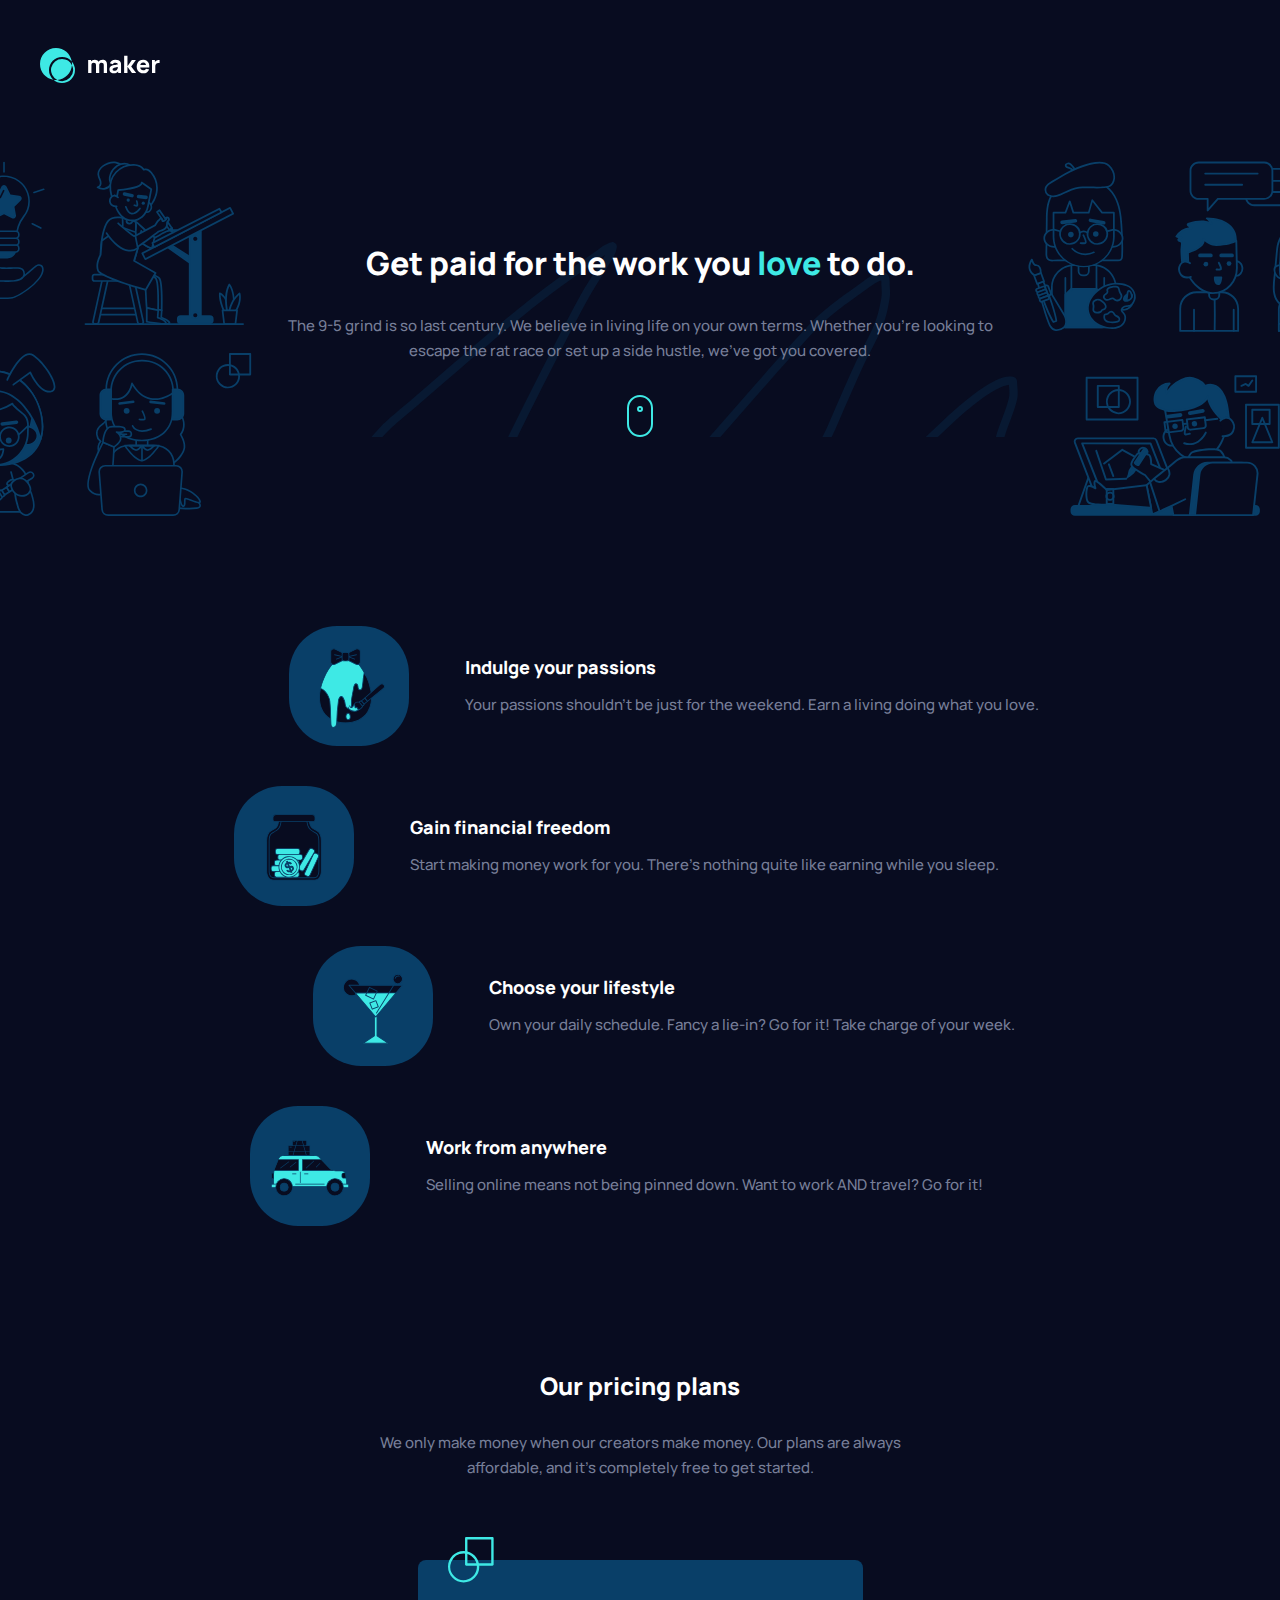
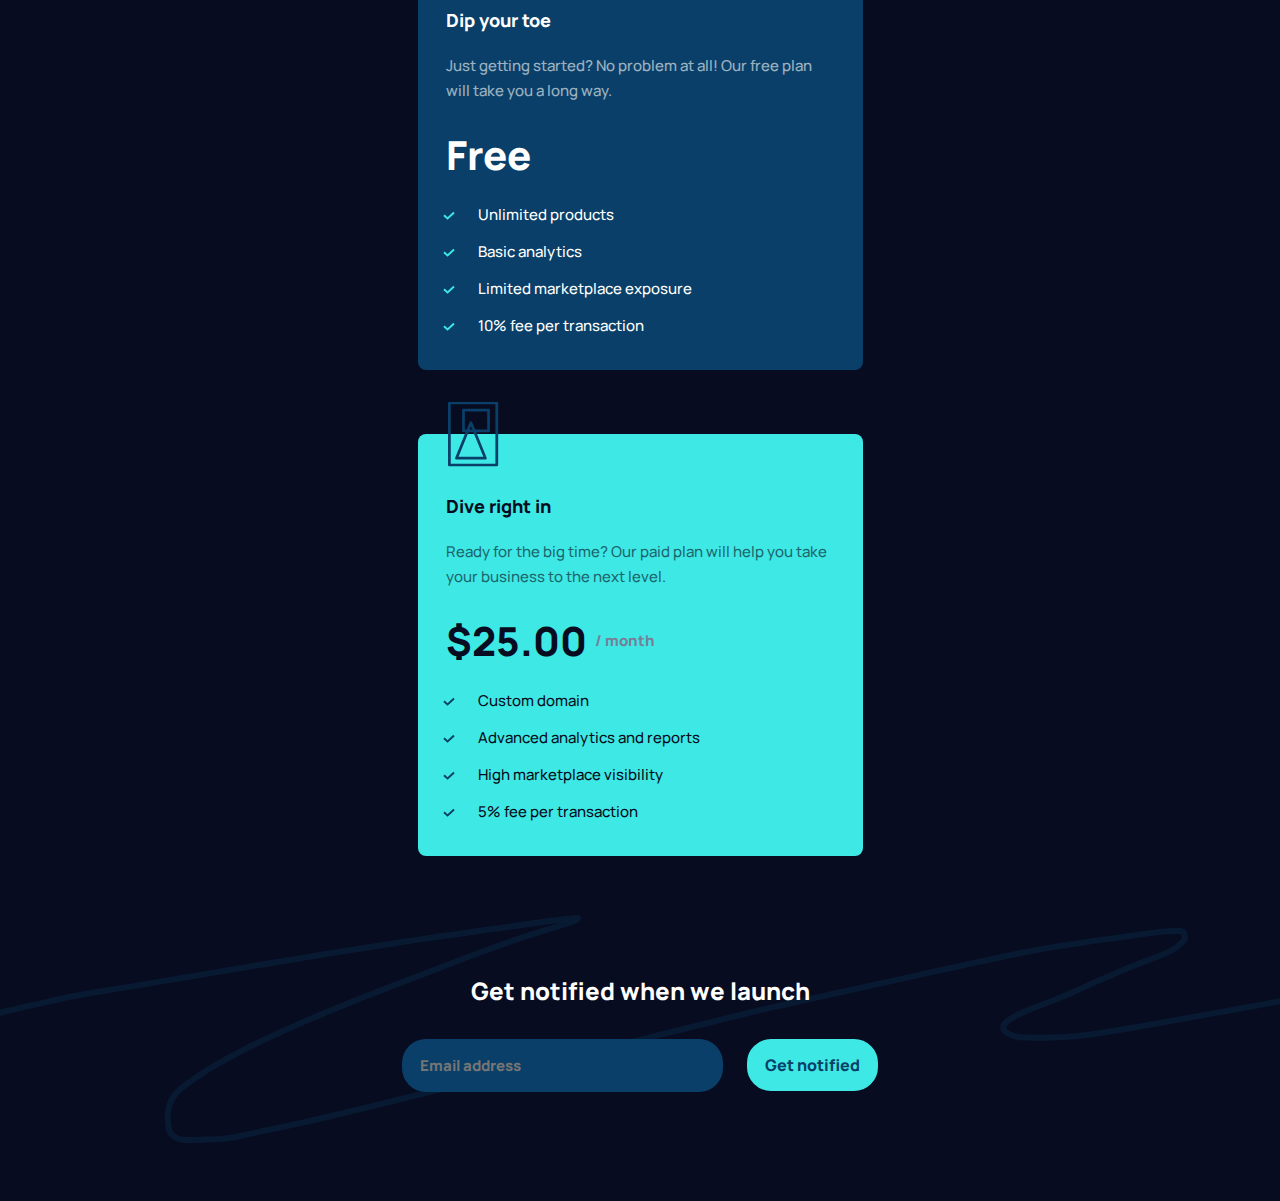
<file: index.html>
<!DOCTYPE html>
<html lang="en">
	<head>
		<meta charset="UTF-8" />
		<meta name="viewport" content="width=device-width, initial-scale=1.0" />

		<link
			rel="icon"
			type="image/pnfont-family: 'Manrope', sans-serif;g"
			sizes="32x32"
			href="../assets/favicon-32x32.png"
		/>

		<title>Frontend Mentor | Maker pre-launch landing page</title>
		<link rel="stylesheet" href="style.css" />
		<script defer src="./app.js"></script>
	</head>
	<body>
		<!-- header -->
		<header class="header">
			<img src="./assets/logo.svg" alt="maker" />
		</header>

		<main>
			<!-- hero section -->
			<section class="hero">
				<div class="hero__bg--desktop--left"></div>
				<div class="hero__bg--desktop--right"></div>
				<div class="hero__bg--mobile"></div>
				<div class="hero__content text-center">
					<h1 class="font-md font-extrabold">
						Get paid for the work you
						<span class="text-primary">love</span> to do.
					</h1>

					<p class="hero__description font-base text-grey">
						The 9-5 grind is so last century. We believe in living
						life on your own terms. Whether you're looking to escape
						the rat race or set up a side hustle, we've got you
						covered.
					</p>

					<img
						src="./assets/icon-scroll.svg"
						alt="mouse scroll"
						class="hero__mouse"
					/>
				</div>
			</section>

			<section class="features">
				<ul class="features__container">
					<li class="features__item">
						<div class="features__item-img">
							<img
								src="./assets/illustration-passions.svg"
								alt="passions"
							/>
						</div>
						<div>
							<h5
								class="features__item-caption font-sm font-extrabold"
							>
								Indulge your passions
							</h5>
							<p class="font-base text-grey">
								Your passions shouldn't be just for the weekend.
								Earn a living doing what you love.
							</p>
						</div>
					</li>
					<li class="features__item">
						<div class="features__item-img">
							<img
								src="./assets/illustration-financial-freedom.svg"
								alt="financial-freedom"
							/>
						</div>
						<div>
							<h5
								class="features__item-caption font-sm font-extrabold"
							>
								Gain financial freedom
							</h5>
							<p class="font-base text-grey">
								Start making money work for you. There’s nothing
								quite like earning while you sleep.
							</p>
						</div>
					</li>
					<li class="features__item">
						<div class="features__item-img">
							<img
								src="./assets/illustration-lifestyle.svg"
								alt="lifestyle"
							/>
						</div>
						<div>
							<h5
								class="features__item-caption font-sm font-extrabold"
							>
								Choose your lifestyle
							</h5>
							<p class="font-base text-grey">
								Own your daily schedule. Fancy a lie-in? Go for
								it! Take charge of your week.
							</p>
						</div>
					</li>
					<li class="features__item">
						<div class="features__item-img">
							<img
								src="./assets/illustration-work-anywhere.svg"
								alt="lifestyle"
							/>
						</div>
						<div>
							<h5
								class="features__item-caption font-sm font-extrabold"
							>
								Work from anywhere
							</h5>
							<p class="font-base text-grey">
								Selling online means not being pinned down. Want
								to work AND travel? Go for it!
							</p>
						</div>
					</li>
				</ul>
			</section>

			<section class="pricing">
				<h2 class="pricing__title text-center font-extrabold">
					Our pricing plans
				</h2>
				<p class="pricing__description text-grey text-center font-base">
					We only make money when our creators make money. Our plans
					are always affordable, and it's completely free to get
					started.
				</p>
				<div class="pricing__card-container">
					<div class="pricing__card pricing__card--secondary">
						<div class="pricing__card-header">
							<img src="./assets/icon-free.svg" alt="free" />
							<h4 class="font-sm font-extrabold">Dip your toe</h4>
							<p class="font-base">
								Just getting started? No problem at all! Our
								free plan will take you a long way.
							</p>
						</div>
						<div class="pricing__card-body">
							<h3 class="font-lg font-extrabold">Free</h3>
							<ul class="font-base">
								<li>Unlimited products</li>
								<li>Basic analytics</li>
								<li>Limited marketplace exposure</li>
								<li>10% fee per transaction</li>
							</ul>
						</div>
					</div>
					<div class="pricing__card pricing__card--primary">
						<div class="pricing__card-header">
							<img src="./assets/icon-paid.svg" alt="paid" />
							<h4 class="font-sm font-extrabold">
								Dive right in
							</h4>
							<p class="text-bg font-base">
								Ready for the big time? Our paid plan will help
								you take your business to the next level.
							</p>
						</div>
						<div class="pricing__card-body">
							<h3 class="font-lg font-extrabold">
								$25.00
								<span class="font-base text-grey">/ month</span>
							</h3>
							<ul class="font-base">
								<li>Custom domain</li>
								<li>Advanced analytics and reports</li>
								<li>High marketplace visibility</li>
								<li>5% fee per transaction</li>
							</ul>
						</div>
					</div>
				</div>
			</section>
		</main>

		<footer class="footer">
			<h2 class="footer__title text-center font-extrabold">
				Get notified when we launch
			</h2>
			<form class="footer__form">
				<div class="footer__form-control">
					<input
						type="text"
						class="text-grey font-base font-extrabold"
						placeholder="Email address"
					/>
					<div class="form__error-msg text-center"></div>
				</div>
				<div class="footer__form-control">
					<button type="submit" class="font-extrabold">
						Get notified
					</button>
				</div>
			</form>
		</footer>
	</body>
</html>
</file>
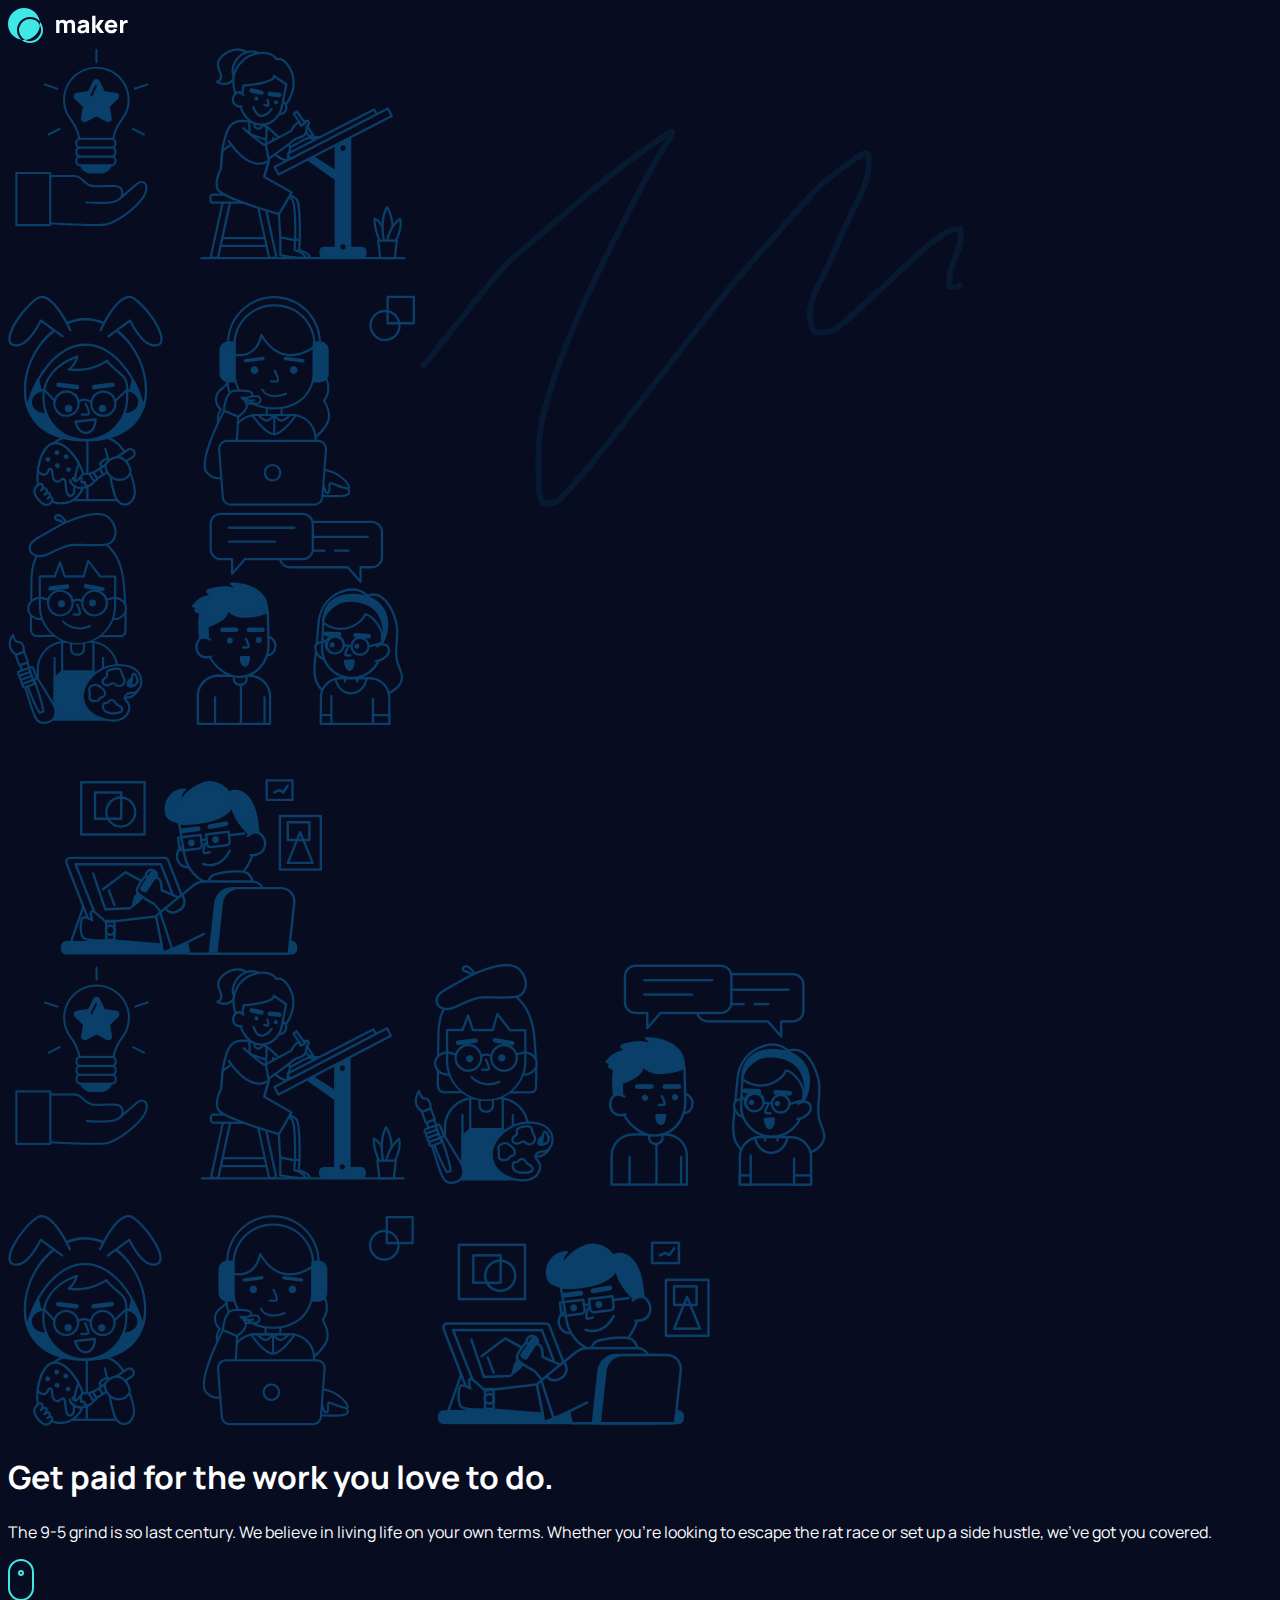
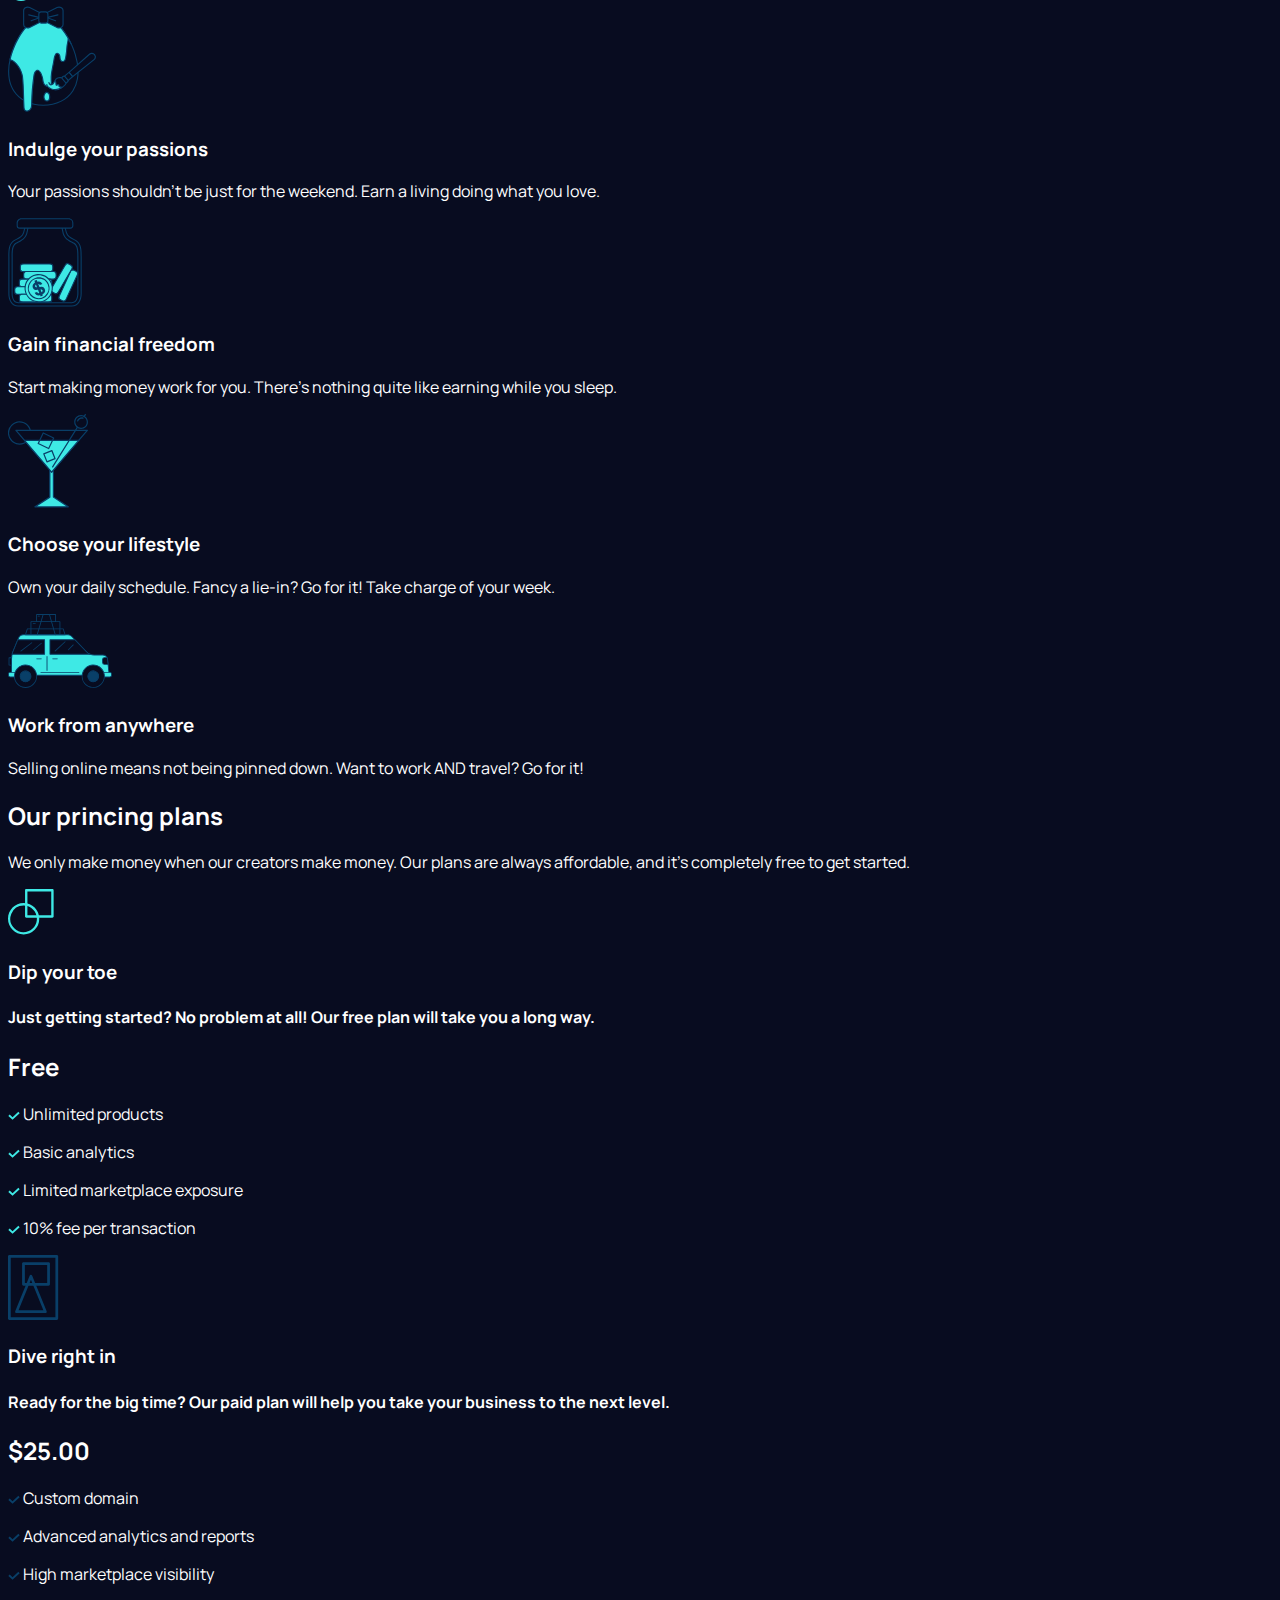
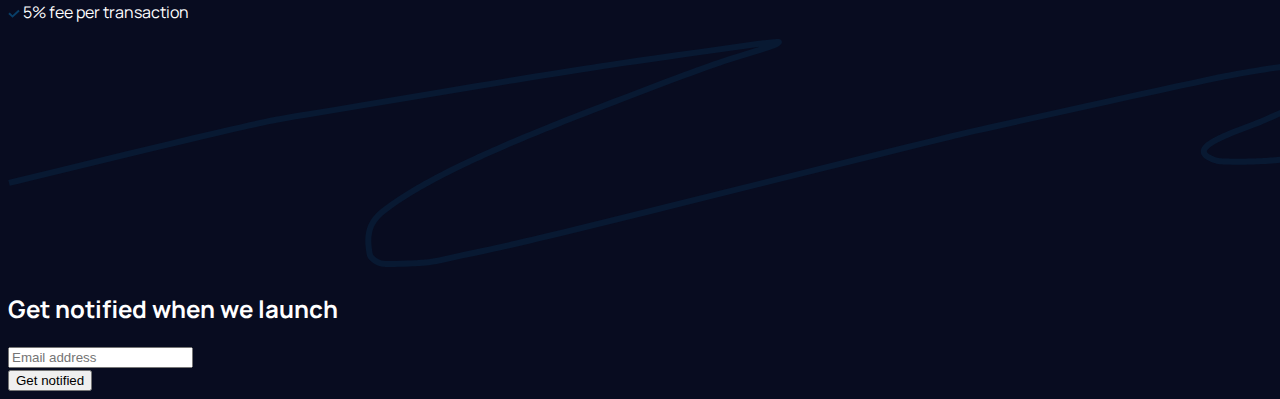
<file: starter-code/index.html>
<!DOCTYPE html>
<html lang="en">

<head>
  <meta charset="UTF-8">
  <meta name="viewport" content="width=device-width, initial-scale=1, maximum-scale=1">

  <link rel="icon" type="image/png" sizes="32x32" href="./assets/favicon-32x32.png">

  <!-- general style -->
  <link rel="stylesheet" href="style.css">

  <!-- movile style -->
  <link rel="stylesheet" media="only screen and (max-width: 500px)" href="styleMovile.css">


  <title>Frontend Mentor | Maker pre-launch landing page</title>
</head>

<body>
  <!-- title-->
  <header>
    <div class="logo">
      <img src="assets/logo.svg" alt="logo">
    </div>

    <div class="boxTitle">

      <div class="imgTitleDesktop">
        <img src="assets/illustration-hero-left.svg" alt="">
        <img src="assets/bg-hero-squiggle.svg" alt="">
        <img src="assets/illustration-hero-right.svg" alt="">
      </div>

      <div class="imgTitleMovile">
        <img src="assets/illustration-hero-mobile.png" alt="">
      </div>

      <div class="textTitle">
        <h1>Get paid for the work you love to do.</h1>
        <p>The 9-5 grind is so last century. We believe in living life on your own terms. Whether you’re looking to
          escape the rat
          race or set up a side hustle, we’ve got you covered.</p>
        <img src="assets/icon-scroll.svg" alt="">
      </div>

    </div>

  </header>

  <div class="offers">
    <div class="offer">
      <div class="illustration">
        <img src="assets/illustration-passions.svg" alt="egg">
      </div>
      <div class="textIllustration">
        <h3>Indulge your passions</h3>
        <p>Your passions shouldn't be just for the weekend. Earn a living doing what you love.</p>
      </div>
    </div>
    <div class="offer">
      <div class="illustration">
        <img src="assets/illustration-financial-freedom.svg" alt="egg">
      </div>
      <div class="textIllustration">
        <h3>Gain financial freedom</h3>
        <p>Start making money work for you. There’s nothing quite like earning while you sleep.</p>
      </div>
    </div>
    <div class="offer">
      <div class="illustration">
        <img src="assets/illustration-lifestyle.svg" alt="egg">
      </div>
      <div class="textIllustration">
        <h3>Choose your lifestyle</h3>
        <p>Own your daily schedule. Fancy a lie-in? Go for it! Take charge of your week.</p>
      </div>
    </div>
    <div class="offer">
      <div class="illustration">
        <img src="assets/illustration-work-anywhere.svg" alt="egg">
      </div>
      <div class="textIllustration">
        <h3>Work from anywhere</h3>
        <p>Selling online means not being pinned down. Want to work AND travel? Go for it!</p>
      </div>
    </div>
  </div>

  <div class="plans">

    <h2>Our princing plans</h2>
    <p>We only make money when our creators make money. Our plans are always affordable, and it’s completely free to
      get
      started.</p>


    <div class="free banner">
      <img src="assets/icon-free.svg" alt="">
      <h3>Dip your toe</h3>
      <h4>Just getting started? No problem at all! Our free plan will take you a long way.</h4>
      <h2>Free</h2>
      <p><span><img src="assets/Path 3.svg" alt=""></span> Unlimited products</p>
      <p><span><img src="assets/Path 3.svg" alt=""></span> Basic analytics</p>
      <p><span><img src="assets/Path 3.svg" alt=""></span> Limited marketplace exposure</p>
      <p><span><img src="assets/Path 3.svg" alt=""></span> 10% fee per transaction</p>
    </div>

    <div class="cost banner">
      <img src="assets/icon-paid.svg" alt="">
      <h3>Dive right in</h3>
      <h4>Ready for the big time? Our paid plan will help you take your business to the next level.</h4>
      <h2>$25.00</h2>
      <p><span><img src="assets/icon-check.svg" alt=""></span> Custom domain</p>
      <p><span><img src="assets/icon-check.svg" alt=""></span> Advanced analytics and reports</p>
      <p><span><img src="assets/icon-check.svg" alt=""></span> High marketplace visibility</p>
      <p><span><img src="assets/icon-check.svg" alt=""></span> 5% fee per transaction</p>
    </div>

  </div>

  <div class="contact">
    <img src="assets/bg-footer-squiggle.svg" alt="">
    <h2>Get notified when we launch</h2>

    <form id="form" action="#">
      <input placeholder="Email address" name="email" class="email" id="email" type="email"><br>
      <input type="submit" class="button" value="Get notified">
    </form>
  </div>

  <script src="index.js"></script>
</body>

</html>
</file>
<file: style.css>
@import url("https://fonts.googleapis.com/css2?family=Manrope:wght@500;800&display=swap");

:root {
	--primary: #3ee9e5;
	--secondary: #093f68;
	--grey: #777f98;
	--white: #fff;
	--bg: #080c20;
	--error: #ff2965;
}

* {
	margin: 0;
	padding: 0;
	box-sizing: border-box;
}

body {
	font-size: 1rem;
	font-weight: 500;
	line-height: 1.5;
}

ul {
	list-style: none;
}

a {
	text-decoration: none;
}

img {
	max-width: 100%;
	height: auto;
	display: block;
}

input,
select,
button {
	border: none;
	outline: none;
}

button {
	font: inherit;
	cursor: pointer;
	background: none;
}

input {
	font: inherit;
}

body {
	font-family: "Manrope", sans-serif;
	background-color: var(--bg);
	color: var(--white);
}

/* utilities */

.font-base {
	font-size: 15px;
	line-height: 25px;
}

.font-sm {
	font-size: 18px;
	line-height: 25px;
}

.font-md {
	font-size: 2rem;
	line-height: 44px;
}

.font-lg {
	font-size: 2.5rem;
	line-height: 55px;
}

.font-xl {
	font-size: 3rem;
	line-height: 56px;
}

.font-extrabold {
	font-weight: 800;
}

.text-primary {
	color: var(--primary);
}

.text-grey {
	color: var(--grey);
}

.text-bg {
	color: var(--bg);
}

.text-center {
	text-align: center;
}

/* clasess */

/* header start */
.header {
	padding-top: 2.5rem;
	padding-bottom: 4rem;
}

.header img {
	margin: 0 auto;
}

/* header end */

/* hero start */
.hero {
	display: grid;
	grid-template-columns: 1fr;
	gap: 3rem;
}

.hero__bg--mobile {
	background-image: url("./assets/illustration-hero-mobile.png");
	background-size: cover;
	min-height: 233px;
}

.hero__content {
	padding: 0 1.5rem;
	background-image: url("./assets/bg-hero-squiggle.svg");
	background-size: cover;
	background-repeat: no-repeat;
}

.hero__description {
	margin: 1.75rem 0 2rem;
}

.hero__mouse {
	margin: 0 auto;
}

/* hero end */

/* features start */
.features {
	padding: 9rem 1.5rem;
}

.features__container {
	display: grid;
	grid-template-columns: 1fr;
	gap: 3.5rem;
}

.features__item {
	display: flex;
	flex-direction: column;
	align-items: center;
	gap: 2rem;
	text-align: center;
}

.features__item:nth-child(1) .features__item-img {
	padding: 22px 24px 22px 30px;
}

.features__item:nth-child(2) .features__item-img {
	padding: 1.75rem 2rem;
}

.features__item:nth-child(3) .features__item-img {
	padding: 27px 30px 26px;
}

.features__item:nth-child(4) .features__item-img {
	padding: 34px 21px 33px;
}

.features__item-img {
	width: 120px;
	height: 120px;
	border-radius: 3rem;
	background: var(--secondary);
}

.features__item-caption {
	margin-bottom: 0.75rem;
}
/* features end */

/* pricing start */
.pricing {
	padding: 0 1.5rem;
}

.pricing__title {
	margin-bottom: 1.75rem;
	font-size: 1.5rem;
	line-height: 2rem;
}

.pricing__description {
	margin-bottom: 5rem;
}

.pricing__card-container {
	display: flex;
	flex-direction: column;
	/* might be 4rem due to the position img */
	/* gap: 2rem; */
	gap: 4rem;
}

.pricing__card {
	background: var(--secondary);
	border-radius: 0.5rem;
	padding: 3rem 1.75rem 2rem;
	position: relative;
}

.pricing__card--primary {
	background: var(--primary);
	color: var(--bg);
}

.pricing__card--primary h3 {
	display: flex;
	align-items: center;
	gap: 0.5rem;
}

.pricing__card--secondary {
	background: var(--secondary);
}

.pricing__card--primary {
	padding-top: 3.75rem;
}

.pricing__card--primary li {
	list-style-image: url("./assets/icon-check-secondary.svg");
}

.pricing__card--secondary li {
	list-style-image: url("./assets/icon-check-primary.svg");
}

.pricing__card-header img {
	position: absolute;
	top: 0;
	left: 30px;
	transform: translateY(-50%);
}

.pricing__card-header h4 {
	margin-bottom: 1.25rem;
}

.pricing__card-header p {
	opacity: 0.6;
}

.pricing__card-body {
	margin-top: 1.5rem;
}

.pricing__card-body h3 {
	margin-bottom: 1.25rem;
}

.pricing__card-body li {
	/* list-style-image: url("./assets/icon-check-primary.svg"); */
	padding-left: 1rem;
	margin-left: 1rem;
}

.pricing__card-body li:not(:last-child) {
	margin-bottom: 0.75rem;
}
/* pricing end */

/* footer start */
.footer {
	padding: 9rem 1.5rem 10.25rem;
	background: url("./assets/bg-footer-squiggle.svg");
	background-repeat: no-repeat;
	background-position: center;
}

.footer__title {
	font-size: 1.5rem;
	line-height: 2rem;
	margin-bottom: 2rem;
}

.footer__form {
	display: grid;
	grid-template-columns: 1fr;
	gap: 1.5rem;
}

.footer__form input[type="text"],
.footer__form button {
	width: 100%;
	padding: 0.75rem 1rem;
	border-radius: 1.5rem;
}

.footer__form input[type="text"] {
	background: var(--secondary);
	border: 2px solid transparent;
	margin-bottom: 0.25rem;
}

.footer__form input[type="text"].danger {
	border-color: var(--error);
}

.footer__form button {
	background: var(--primary);
	color: var(--secondary);
	border: 2px solid var(--primary);
	transition: all 250ms ease-in;
}

.footer__form button:hover {
	background: transparent;
	color: var(--white);
}
/* footer end */

/* error msg start */
.form__error-msg {
	color: var(--error);
	font-size: 0.75rem;
	line-height: 25px;
}
/* error msg end */

/* media queries start */
@media (min-width: 768px) {
	.header {
		padding-top: 3rem;
		padding-left: 2.5rem;
		padding-bottom: 4.875rem;
	}

	.header img {
		margin: 0;
	}

	.hero {
		grid-template-columns: 1fr 3fr 1fr;
		gap: 10px;
		align-items: center;
	}

	.hero__bg--mobile {
		display: none;
	}

	.hero__content {
		grid-column: 2 / 3;
	}

	.hero__bg--desktop--left {
		background-image: url("./assets/illustration-hero-left.svg");
		background-position: right;
	}

	.hero__bg--desktop--right {
		background-image: url("./assets/illustration-hero-right.svg");
		background-position: left;
	}

	.hero__bg--desktop--left,
	.hero__bg--desktop--right {
		min-height: 356px;
		background-repeat: no-repeat;
		background-size: cover;
	}

	.hero__bg--desktop--right {
		grid-column: 3 / 4;
		grid-row: 1 / 2;
	}

	.hero__content {
		padding: 0;
	}

	.features {
		padding-top: 109px;
	}

	.features__item {
		flex-direction: row;
		gap: 3.5rem;
		text-align: left;
		padding-left: 121px;
		padding-right: 74px;
	}

	.features__container {
		gap: 2.5rem;
		justify-items: center;
	}

	.features__item:nth-child(even) {
		padding-left: 74px;
		padding-right: 121px;
	}

	.pricing__description {
		max-width: 540px;
		margin-right: auto;
		margin-left: auto;
	}

	.pricing__card-container {
		align-items: center;
	}

	.pricing__card {
		max-width: 445px;
	}

	.footer {
		padding: 119px 0 105px;
	}

	.footer__form {
		max-width: 476px;
		margin: 0 auto;
		grid-template-columns: 1fr auto;
	}
}

@media (min-width: 1440px) {
	.header {
		padding-top: 81px;
		padding-left: 165px;
		padding-bottom: 114px;
	}

	.hero {
		grid-template-columns: 1.5fr 3fr 1.5fr;
		gap: 95px;
	}

	.hero__bg--desktop--left,
	.hero__bg--desktop--right {
		min-height: 459px;
		background-size: auto;
	}

	.hero__content h1 {
		font-size: 3rem;
		line-height: 3.5rem;
	}

	.hero__description {
		max-width: 540px;
		margin-bottom: 4rem;
		margin-right: auto;
		margin-left: auto;
	}

	.features {
		padding: 202px 165px;
	}

	.features__container {
		grid-template-columns: repeat(4, 255px);
		justify-content: center;
	}

	.features__item {
		flex-direction: column;
		padding: 0;
		gap: 30px;
		align-items: start;
	}

	.features__item:nth-child(even) {
		padding-left: 0;
		padding-right: 0;
		margin-top: 3rem;
	}

	.pricing__description {
		margin: 0 auto 7.3125rem;
	}

	.pricing__card-container {
		flex-direction: row;
		justify-content: center;
		gap: 2rem;
	}

	.footer {
		padding-top: 151px;
		padding-bottom: 117px;
	}

	.footer__title {
		font-size: 2rem;
		line-height: 2.75rem;
	}
}
</file>
<file: starter-code/style.css>
@import url("https://fonts.googleapis.com/css2?family=Manrope:wght@500&display=swap");

body {
  background: #080c20;
  font-family: "Manrope";
  color: white;
}

header {
  width: 100%;
}

/* validation */

.true {
  border: 2px solid #3ee9e5 !important;
}

.false {
  border: 2px solid #ff2965 !important;
}
</file>
<file: starter-code/styleMovile.css>
/* HEADER */

.imgTitleDesktop {
  display: none;
}

.logo {
  height: 8.75rem;
  display: flex;
  justify-content: center;
  align-items: center;
}

.imgTitleMovile > img {
  width: 100%;
}

.textTitle {
  text-align: center;
}

.textTitle > h1 {
  font-size: 32px;
}

.textTitle > p {
  font-size: 15px;
  color: #777f98;
}

/* CONTENT */

.offers {
  width: 95%;
  margin-top: 10rem;
  margin-left: auto;
  margin-right: auto;
  flex-direction: column;
  display: flex;
  justify-content: center;
}

.offer {
  margin-top: 1rem;
  margin-bottom: 1rem;
  display: flex;
  justify-content: center;
  flex-direction: column;
  text-align: center;
}

.textIllustration {
  width: 20.438rem;
  margin-left: auto;
  margin-right: auto;
}

.textIllustration > h3 {
  font-size: 18px;
}

.textIllustration > p {
  font-size: 15px;
  color: #777f98;
}

.illustration {
  width: 5.625rem;
  padding: 10px;
  background: #093f68;
  border-radius: 30px;
  margin-left: auto;
  margin-right: auto;
}

/* Plans */

.plans {
  margin-top: 10rem;
  display: flex;
  justify-content: center;
  flex-direction: column;
  text-align: center;
  padding-left: 1rem;
  padding-right: 1rem;
}

.plans > h2 {
  font-size: 24px;
}

.plans > p {
  color: #777f98;
  font-size: 15px;
}

.banner {
  width: 20.438rem;
  height: 28rem;
  margin-top: 10rem;
  margin-left: auto;
  margin-right: auto;
  border-radius: 15px;
  position: relative;
  text-align: left;
  padding-left: 1rem;
  padding-right: 2rem;
  padding-top: 3.5rem;
}

.banner > img {
  position: absolute;
  top: -1.5rem;
  left: 2rem;
}

.banner > h3 {
  font-size: 18px;
  line-height: 25px;
}

.banner > h4 {
  font-size: 15px;
  font-weight: 200;
}

.banner > h2 {
  font-size: 40px;
}

.banner > p {
  font-size: 15px;
  font-weight: 100;
}

.banner > p > span > img {
  margin-right: 1rem;
}

.free {
  background: #093f68;
  color: white;
}

.cost {
  background: #3ee9e5;
  color: #080c20;
}

/* foother */

.contact {
  width: 100%;
  height: 500px;
  padding-bottom: 2rem;
  margin-top: 10rem;
  position: relative;
}

.contact > img {
  width: 100%;
  position: absolute;
  z-index: 1;
}

.contact h2 {
  text-align: center;
  position: absolute;
  z-index: 2;
  width: 300px;
  margin-left: auto;
  margin-right: auto;
  left: 100px;
}

form {
  position: absolute;
  width: 100%;
  margin-top: 12.5rem;
  padding-left: 2rem;
}

.email {
  width: 20.438rem;
  height: 3rem;
  border-radius: 15px;
  margin-left: auto;
  margin-right: auto;
  background: #093f68;
  border: none;
  padding-left: 1rem;
  margin-bottom: 2rem;
  color: #fff;
  outline: none;
}

.button {
  width: 21.438rem;
  height: 3rem;
  border: none;
  margin-left: auto;
  margin-right: auto;
  border-radius: 15px;
  background: #3ee9e5;
  cursor: pointer;
  color: #093f68;
  font-weight: 700;
}
</file>
